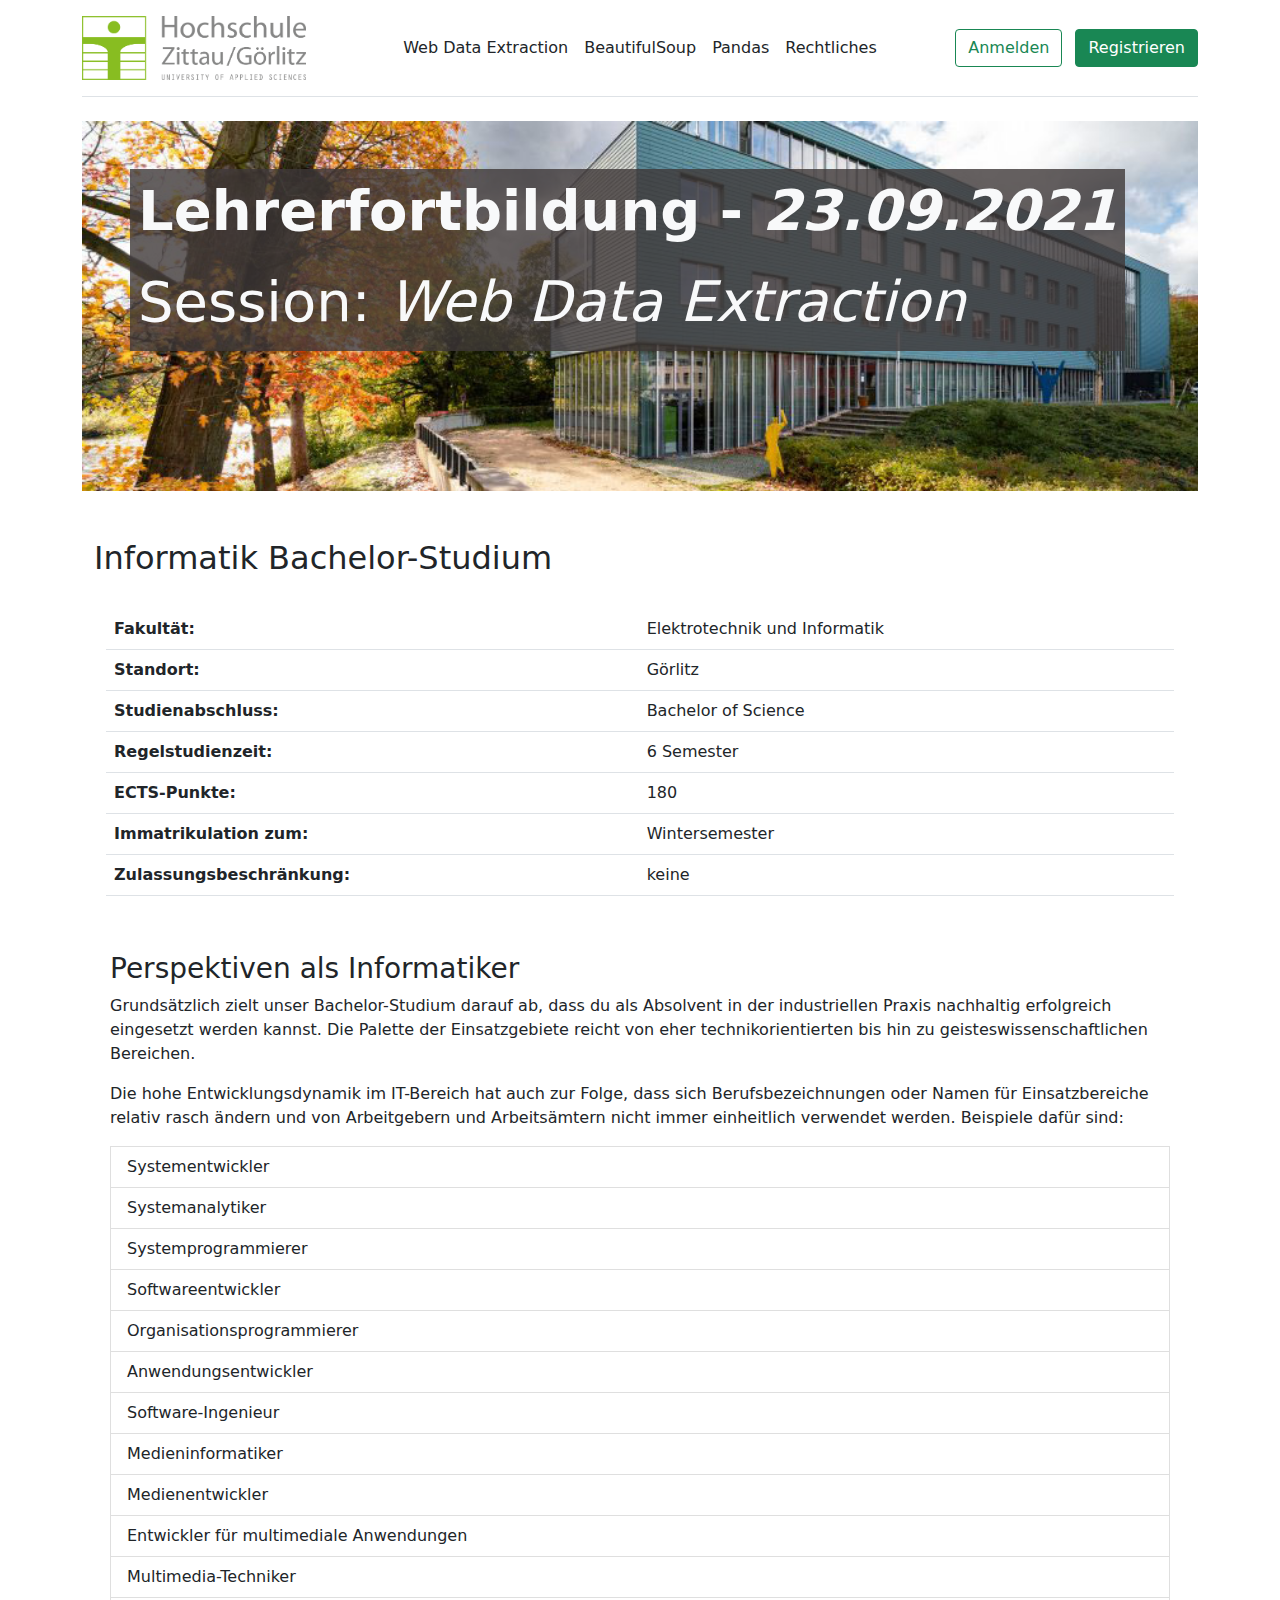
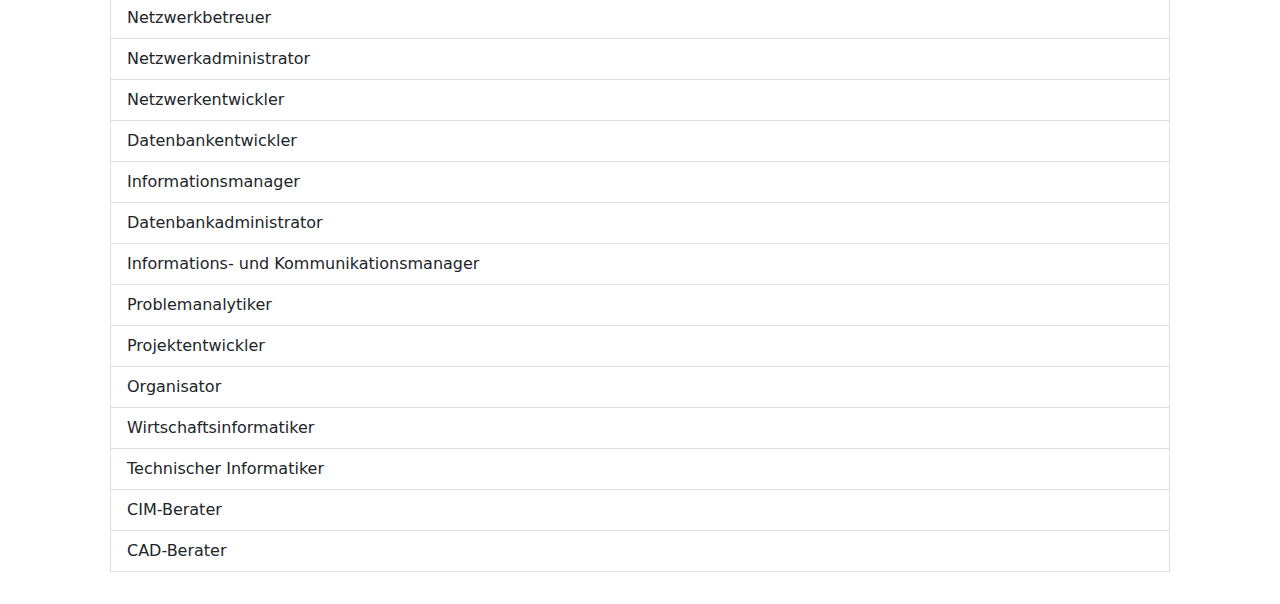
<file: WDE/website/index.html>
<!DOCTYPE html>
<html lang="de">
<head>
    <meta charset="UTF-8">
    <title>Lehrerweiterbildung Webdata Extraction</title>
    <!-- Bootstrap CSS -->
    <link rel="stylesheet" type="text/css" href="css/bootstrap.css">
    <link rel="stylesheet" type="text/css" href="css/bootstrap-grid.css">
    <link rel="stylesheet" type="text/css" href="css/bootstrap-reboot.css">
    <link rel="stylesheet" type="text/css" href="css/bootstrap-utilities.css">

    <!-- Custom CSS -->
    <link rel="stylesheet" type="text/css" href="css/styles.css">

</head>
<body>

<!-- Header -->
<div class="container">
    <header class="d-flex flex-wrap align-items-center justify-content-center justify-content-md-between py-3 mb-4 border-bottom">
        <a href="/" class="d-flex align-items-center col-md-3 mb-2 mb-md-0 text-dark text-decoration-none">
            <img class="logo-img" src="images/HZG_Logo_100_RGB.png" alt="HSZG Logo">
        </a>

        <ul class="nav col-12 col-md-auto mb-2 justify-content-center mb-md-0">
            <li><a href="#" class="nav-link px-2 link-dark">Web Data Extraction</a></li>
            <li><a href="#" class="nav-link px-2 link-dark">BeautifulSoup</a></li>
            <li><a href="#" class="nav-link px-2 link-dark">Pandas</a></li>
            <li><a href="#" class="nav-link px-2 link-dark">Rechtliches</a></li>
        </ul>

        <div class="col-md-3 text-end">
            <button type="button" class="btn btn-outline-success me-2">Anmelden</button>
            <button type="button" class="btn btn-success">Registrieren</button>
        </div>

    </header>

    <div class="p-5 mb-5 bg-light banner-jumbotron">
        <div class="heading-bg-box float-start">
            <h1 class="p-2 display-4 fw-bold text-light">Lehrerfortbildung - <em>23.09.2021</em></h1>
            <h1 class="p-2 display-4 text-light">Session: <i>Web Data Extraction</i></h1>
        </div>
    </div>

    <div id="content" class="container-fluid">
        <h2>Informatik Bachelor-Studium</h2>
        <div class="row p-4">
                    <table style="display: none;">
            <thead>
                <tr>
                    <th>Das ist leider nicht die richtige Tabelle ;)</td>
                </th>
            </thead>
            <tbody>
                <tr>
                    <td>Der nhalt der Tabelle ist ebenfalls nicht relevant.</td>
                </tr>
            </tbody>
        </table>
        <table style="display: none;">
            <thead>
                <tr>
                    <th>Auch das ist nicht die richtige Tabelle.</td>
                </th>
            </thead>
            <tbody>
                <tr>
                    <td>Versuch und Irrtum (englisch trial and error) ist eine heuristische Methode, Probleme zu lösen, bei der so lange zulässige Lösungsmöglichkeiten versucht werden, bis die gewünschte Lösung gefunden wurde. Dabei wird oft bewusst auch die Möglichkeit von Fehlschlägen in Kauf genommen. In der Umgangssprache bezeichnet man diese Vorgehensweise als „Ausprobieren“</td>
                </tr>
                <tr>
                    <td>Quelle: https://de.wikipedia.org/wiki/Versuch_und_Irrtum</td>
                </tr>
            </tbody>
        </table>
            <table class="table">
                <tbody>
                <tr>
                    <td><strong>Fakultät:</strong></td>
                    <td>Elektrotechnik und Informatik</td>
                </tr>
                <tr>
                    <td><strong>Standort:</strong></td>
                    <td>Görlitz</td>
                </tr>
                <tr>
                    <td><strong>Studienabschluss:</strong></td>
                    <td>Bachelor of Science&nbsp;</td>
                </tr>
                <tr>
                    <td><strong>Regelstudienzeit:</strong></td>
                    <td>6 Semester</td>
                </tr>
                <tr>
                    <td><strong>ECTS-Punkte:</strong></td>
                    <td>180</td>
                </tr>
                <tr>
                    <td><strong>Immatrikulation zum:</strong></td>
                    <td>Wintersemester</td>
                </tr>
                <tr>
                    <td><strong>Zulassungsbeschränkung:</strong></td>
                    <td>keine</td>
                </tr>
                </tbody>
            </table>
        </div>
        <div class="row p-3">
            <h3 id="subheading">Perspektiven als Informatiker</h3>
            <p>Grundsätzlich zielt unser Bachelor-Studium darauf ab, dass du als Absolvent in der industriellen Praxis
                nachhaltig erfolgreich eingesetzt werden kannst. Die Palette der Einsatzgebiete reicht von eher
                technikorientierten bis hin zu geisteswissenschaftlichen Bereichen.</p>
            <p>Die hohe Entwicklungsdynamik im IT-Bereich hat auch zur Folge, dass sich Berufsbezeichnungen oder Namen
                für
                Einsatzbereiche relativ rasch ändern und von Arbeitgebern und Arbeitsämtern nicht immer einheitlich
                verwendet werden. Beispiele dafür sind:</p>

            <ul class="list-inline p2">
                <li class="list-group-item">Systementwickler</li>
                <li class="list-group-item">Systemanalytiker</li>
                <li class="list-group-item">Systemprogrammierer</li>
                <li class="list-group-item">Softwareentwickler</li>
                <li class="list-group-item">Organisationsprogrammierer</li>
                <li class="list-group-item">Anwendungsentwickler</li>
                <li class="list-group-item">Software-Ingenieur</li>
                <li class="list-group-item">Medieninformatiker</li>
                <li class="list-group-item">Medienentwickler</li>
                <li class="list-group-item">Entwickler für multimediale Anwendungen</li>
                <li class="list-group-item">Multimedia-Techniker</li>
                <li class="list-group-item">Netzwerkbetreuer</li>
                <li class="list-group-item">Netzwerkadministrator</li>
                <li class="list-group-item">Netzwerkentwickler</li>
                <li class="list-group-item">Datenbankentwickler</li>
                <li class="list-group-item">Informationsmanager</li>
                <li class="list-group-item">Datenbankadministrator</li>
                <li class="list-group-item">Informations- und Kommunikationsmanager</li>
                <li class="list-group-item">Problemanalytiker</li>
                <li class="list-group-item">Projektentwickler</li>
                <li class="list-group-item">Organisator</li>
                <li class="list-group-item">Wirtschaftsinformatiker</li>
                <li class="list-group-item">Technischer Informatiker</li>
                <li class="list-group-item">CIM-Berater</li>
                <li class="list-group-item">CAD-Berater</li>
            </ul>

        </div>
    </div>

</div>

<script type="text/javascript" src="js/bootstrap.js"></script>
<script type="text/javascript" src="js/bootstrap.bundle.js"></script>
<script type="text/javascript" src="js/bootstrap.esm.js"></script>
</body>
</html>
</file>
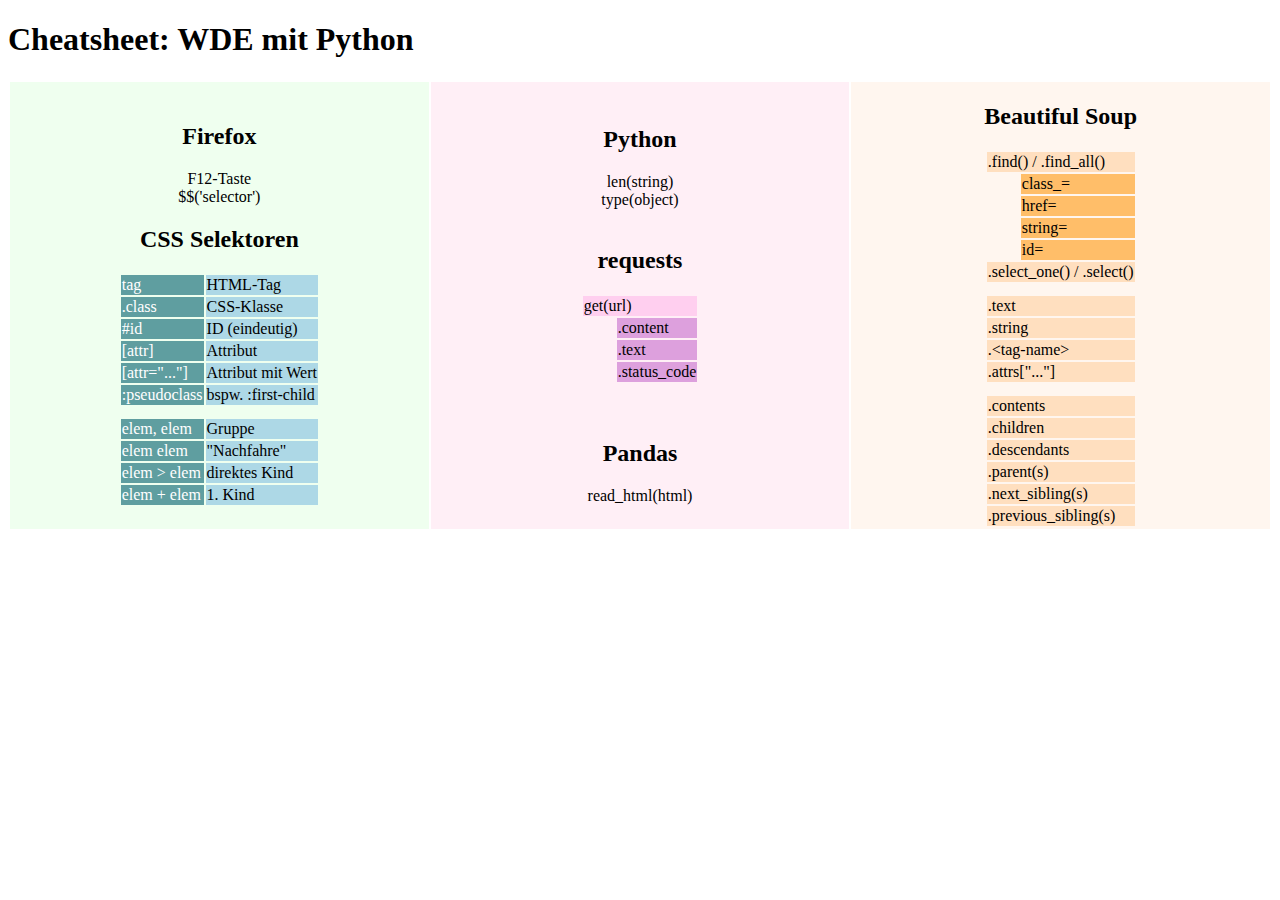
<file: WDE/2 cheatsheet.html>
<!DOCTYPE html>
<html>
<head>
	<meta charset='utf-8'>
	<meta http-equiv='X-UA-Compatible' content='IE=edge'>
	<title>WDE mit Python Cheatsheet (Lehrerweiterbildung)</title>
	<meta name='viewport' content='width=device-width, initial-scale=1'>
</head>
<body>
<style>
table#css tr td:last-child {
	background: lightblue
}
table#css tr td:first-child {
	background: cadetblue;
	color: white;
}

table#req tr td[colspan] {
	background: #ffcfef;
}
table#req tr td:nth-child(2) {
	background: plum;
}

table#bs tr td[colspan] {
	background: #ffdfbf;
}
table#bs tr td:nth-child(2) {
	background: rgb(255, 190, 105);
}
</style>
<h1>Cheatsheet: WDE mit Python</h1>
<table width=100%>
<tr><td bgcolor="#EFFFEF" width=33%><center>
<h2>Firefox</h2>
F12-Taste
<br/>
$$('selector')
<h2>CSS Selektoren</h2>
<table id="css">
	<tr><td>tag</td><td>HTML-Tag</td></tr>
	<tr></td><td>.class</td><td>CSS-Klasse</td></tr>
	<tr><td>#id</td><td>ID (eindeutig)</td></tr>
	<tr><td>[attr]</td><td>Attribut</td></tr>
	<tr><td>[attr="..."]</td><td>Attribut mit Wert</td></tr>
	<tr><td>:pseudoclass</td><td>bspw. :first-child</td></tr>
	<tr height=10px></tr>
	<tr><td>elem, elem</td><td>Gruppe</td></tr>
	<tr><td>elem elem</td><td>"Nachfahre"</td></tr>
	<tr><td>elem > elem</td><td>direktes Kind</td></tr>
	<tr><td>elem + elem</td><td>1. Kind</td></tr>
</table>
</center></td><td bgcolor="#FFEFF6" width=33%><center>
<h2>Python</h2>
len(string)
<br/>
type(object)
<br/><br/>
<h2>requests</h2>
<table id="req">
	  <tr>
		<td colspan="2">get(url)</td>
	  </tr>
	  <tr>
		<td width=30></td>
		<td>.content</td>
	  </tr>
	  <tr>
		<td></td>
		<td>.text</td>
	  </tr>
	  <tr>
		<td></td>
		<td>.status_code</td>
	  </tr>
	</table>
<br><br>
<h2>Pandas</h2>
read_html(html)
</center></td><td bgcolor="#FFF6EF" width=33%><center>
<h2>Beautiful Soup</h2>
<table id="bs">
	<!--
	  <tr>
		<td colspan="2">Parser:</td>
	  </tr>
	  <tr>
		<td width=30></td>
		<td>html.parser</td>
	  </tr>
	  <tr>
		<td></td>
		<td>lxml</td>
	  </tr>
	  <tr>
		<td></td>
		<td>xml</td>
	  </tr>
	  <tr>
		<td></td>
		<td>html5lib</td>
	  </tr>
-->
	  <tr>
		<td colspan="2">.find() / .find_all()</td>
	  </tr>
	  <tr>
		<td width=30></td>
		<td>class_=</td>
	  </tr>
	  <tr>
		<td></td>
		<td>href=</td>
	  </tr>
	  <tr>
		<td></td>
		<td>string=</td>
	  </tr>
	  <tr>
		<td></td>
		<td>id=</td>
	  </tr>
	  <tr>
		<td colspan="2">.select_one() / .select()</td>
	  </tr>
	  <tr height=10></tr>
	  <tr>
		<td colspan="2">.text</td>
	  </tr>
	  <tr>
		<td colspan="2">.string</td>
	  </tr>
	  <tr>
		<td colspan="2">.&lt;tag-name&gt;</td>
	  </tr>
	  <tr>
		<td colspan="2">.attrs["..."]</td>
	  </tr>
	  <tr height=10></tr>
	  <tr>
		<td colspan="2">.contents</td>
	  </tr>
	  <tr>
		<td colspan="2">.children</td>
	  </tr>
	  <tr>
		<td colspan="2">.descendants</td>
	  </tr>
	  <tr>
		<td colspan="2">.parent(s)</td>
	  </tr>
	  <tr>
		<td colspan="2">.next_sibling(s)</td>
	  </tr>
	  <tr>
		<td colspan="2">.previous_sibling(s)</td>
	  </tr>
	</table>
</center></td></tr>
</table>
</body>
</html>
</file>
<file: WDE/website/css/styles.css>
.banner-jumbotron {
    background-image: url("../images/hszg_2.jpg");
    background-repeat: no-repeat;
    background-size: cover;
    height: 370px;
}

.logo-img{
    max-height: 4rem;
}

.heading-bg-box {
    background-color: rgba(63, 56, 56, 0.8);
}
</file>
